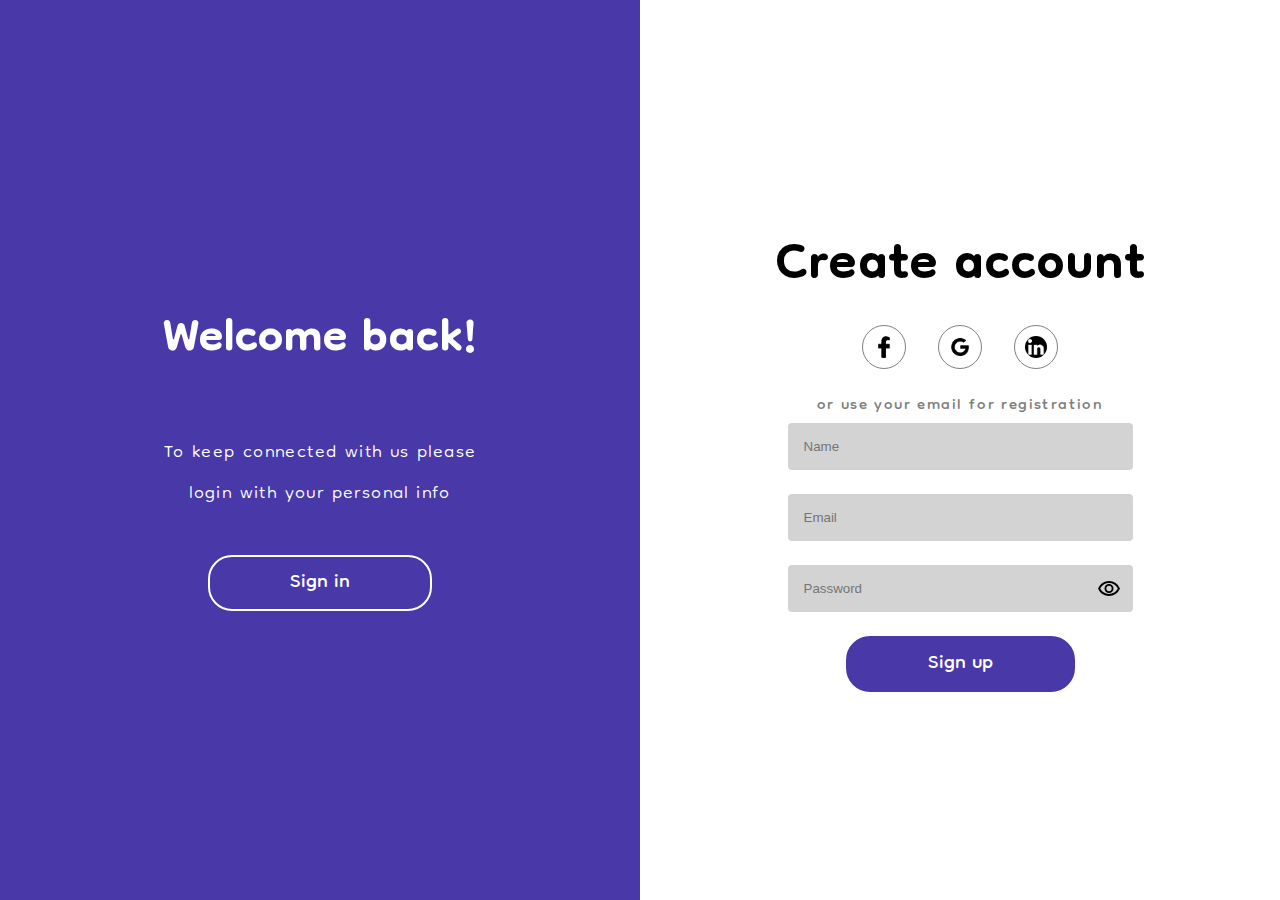
<file: index.html>
<!DOCTYPE html>
<html lang="en">
<head>
    <meta charset="UTF-8">
    <meta name="viewport" content="width=device-width, initial-scale=1.0">
    <title>Reg</title>
    <link rel="preconnect" href="https://fonts.googleapis.com">
    <link rel="preconnect" href="https://fonts.gstatic.com" crossorigin>
    <link href="https://fonts.googleapis.com/css2?family=Dongle&display=swap" rel="stylesheet">
    <link rel="stylesheet" href="reg/sign.css">
</head>
<body>
    <main>
        <section class="movable colored">
            <div class="colored-container">
                <h1 class="colored-header">Welcome back!</h1>
                <h4 class="sentence">To keep connected with us please login with your personal info</h4>
                <button class="change">Sign in</button>
            </div>
        </section>
        <section class="movable form">
            <h1 id="header">Create account</h1>
            <div id="media-list">
                <img class="media" src="../assets/facebook.png" alt="">
                <img class="media" src="../assets/google.png" alt="">
                <img class="media" src="../assets/linkedin.png" alt="">
            </div>
            <p class="minor-text">or use your email for registration</p>
            <form action="">
                <div id="input-wrapper">
                    <div id="password-wrapper">
                        <input type="password" placeholder="Password" id="password"> 
                        <img src="../assets/eye.svg" alt="" class="eye">
                    </div>
                    <input type="text" placeholder="Email" id="email">
                    <input type="text" placeholder="Name" id="name">
                </div>
                <div id="button-wrapper">
                    <button id="main-button">Sign up</button>
                </div>
            </form>
        </section>
    </main>
    <script src="reg/sign.js"></script>
</body>
</html>
</file>
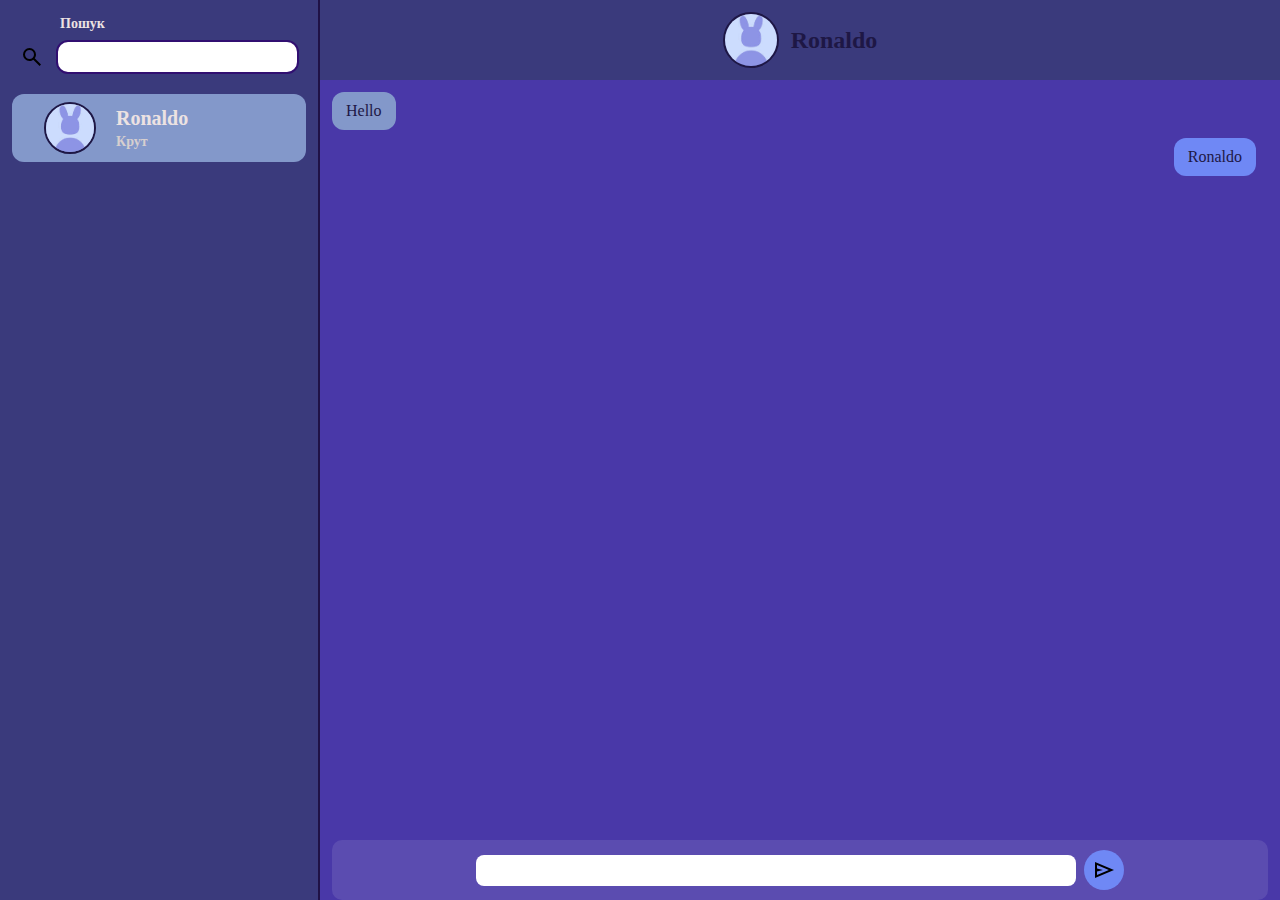
<file: main.html>
<!DOCTYPE html>
<html lang="en">
<head>
    <meta charset="UTF-8">
    <meta name="viewport" content="width=device-width, initial-scale=1.0">
    <title>Messanger</title>
    <link rel="stylesheet" href="main.css">
</head>
<body>
    <div class="full-screen"></div>
    <main>
        <section id="chats">
            <div id="find">
                <h5 class="small-text-find">Пошук</h5>
                <div id="find-input-wrapper">
                    <input type="text" id="find-input">
                    <img src="assets/find-icon.svg" alt="" id="find-img">
                </div> 
            </div>
            <ul id="chat-list">
                <li class="chat-container">
                    <img src="assets/avatar-1.jpg" alt="" class="chat-list-img">
                    <div class="name-massege-wrapper">
                        <h5 class="last-massege">Крут</h4>
                        <h3 class="name">Ronaldo</h3>
                    </div>
                    
                </li>
            </ul>
        </section>
        <section id="message-part">
            <header>
                <img src="assets/avatar-1.jpg" alt="" class="header-img">
                <h1 class="header-name">Ronaldo</h1>
            </header>
            <div id="messages">
                <div class="message left">Hello</div>
                <div class="message right">Ronaldo</div>
            </div>
            <div id="send-wrapper">
                <input type="text" id="send-input">
                <button id="send"></button>
            </div>
        </section>
    </main>
    <script src="main.js"></script>
</body>
</html>
</file>
<file: reg/sign.css>
* {
    padding: 0;
    margin: 0;
    box-sizing: border-box;
}

body {
    font-family: 'Dongle', sans-serif;
    overflow: hidden;
}

main {
    display: flex;
    flex-direction: row;
}

section {
    display: flex;
    align-items: center;
    justify-content: center;
    width: 50vw;
    height: 100vh;
}

button {
    padding: 4px 80px;
    border-radius: 24px;

    font-size: 30px;

    font-family: 'Dongle', sans-serif;

    cursor: pointer;
}

.colored {
    display: flex;
    flex-direction: column;
    align-items: center;
    justify-content: center;
    gap: 40px;
    background-color: #4938a8;
    color: white;
    padding: 0 160px;
    z-index: 1;

    position: relative;
    width: 50vw;
    height: 100vh;

    transition:
        width 800ms ease-in-out,
        left 800ms ease-in-out,
        right 800ms ease-in-out,
        opacity 440ms ease-in;
}

.colored-container {
    display: flex;
    flex-direction: column;
    align-items: center;
    justify-content: center;
    gap: 40px;
}

.colored-header {
    font-size: 72px;
}

.sentence {
    font-size: 28px;
    font-weight: 100;
    text-align: center;
    letter-spacing: 1.4px;
}

.change {
    background-color: #4938a8;
    border: 2px solid white;
    color: white;

    transition-duration: 200ms;
}

.change:hover {
    background-color: white;
    color: #4938a8;

    font-weight: bolder;
}

.change:active {
    box-shadow: 0 0 18px rgba(0,0,0,0.4);
}

.form {
    display: flex;
    flex-direction: column;
    align-items: center;

    padding: 140px 0;

    transition: transform 800ms ease-in-out;
}

#header {
    font-size: 80px;
}

#media-list {
    display: flex;
    gap: 32px;

    margin-bottom: 20px;
}

.media {
    padding: 10px;
    width: 44px;
    height: 44px;

    border: 1px solid gray;
    border-radius: 100%;

    cursor: pointer;

    transition-duration: 200ms;
}

.media:hover {
    transform: scale(1.1);
}

.media:active {
    box-shadow: 0px 0px 10px rgba(0,0,0,0.4);
}

.minor-text {
    font-size: 24px;
    letter-spacing: 1.4px;
    color: gray;
}

form {
    display: flex;
    flex-direction: column;
    gap: 24px;
}

#input-wrapper {
    display: flex;
    flex-direction: column-reverse;
    gap: 24px;
}

input {
    background-color: lightgray;
    border-radius: 4px;
    border: none;

    padding: 16px 152px 16px 16px;
}

#password-wrapper {
    position: relative;
}

.eye {
    position: absolute;
    top: 12px;
    right: 12px;

    cursor: pointer;
}

#button-wrapper {
    display: flex;
    justify-content: center;
    padding: 0 32px;
}

#main-button {
    border: 2px solid #4938a8;
    background-color: #4938a8;
    color: white;

    transition-duration: 200ms;
}

#main-button:hover {
    border: 2px solid #4938a8;
    background-color: white;
    color: #4938a8;

    font-weight: bolder;
}

#main-button:active {
    box-shadow: 0 0 18px rgba(0,0,0,0.4);
}

/*---------------------MAIN-SIDES---------------------*/

.colored.to-right {
    transform: translateX(50vw);
}

.colored.to-left {
    transform: translateX(0);
}

.form.to-right {
    transform: translateX(0);
}

.form.to-left {
    transform: translateX(-50vw);
}

/*---------------------TEXT-ANIMA---------------------*/

.text-to-right {
    animation: text-to-right 800ms ease-in-out forwards;
}

.text-to-left {
    animation: text-to-left 800ms ease-in-out forwards;
}

@keyframes text-to-right {
    0% {
        transform: translateX(0vw);
    }

    35% {
        transform: translateX(-40vw);
    }

    40% {
        opacity: 0;
    }

    50% {
        transform: translateX(55vw);
    }
    
    100% {
        opacity: 1;
        transform: translateX(0vw);
    }
}

@keyframes text-to-left {
    0% {
        transform: translateX(0vw);
    }

    35% {
        transform: translateX(40vw);
    }

    36% {
        opacity: 0;
    }

    50% {
        transform: translateX(-55vw);
    }
    
    100% {
        opacity: 1;
        transform: translateX(0vw);
    }
}

/*-----------------MESSAHE--------------------*/

.movable {
    transition: transform 0.8s ease-in-out;
}
  
.back {
    transform: translateX(0);
}

.to-left-pop {
    transform: translateX(-25vw);
}

.to-right-pop {
    transform: translateX(25vw);
}

.text-pop-up {
    animation: text-pop 800ms ease-in-out forwards;
}

@keyframes text-pop {
    0% {
        opacity: 1;
    }

    10% {
        opacity: 0;
    }

    60% {
        opacity: 0;
    }

    100% {
        opacity: 1;
    }
}

.full-screen {
    animation: full-screen 600ms ease-in-out forwards;
}

@keyframes full-screen {
    0% {

    }
    
    100%{
        width: 100vw;
    }
}

.full-transparent {
    animation: full-transparent 440ms ease-in forwards;
}

@keyframes full-transparent {
    0% {
       opacity: 1; 
    }

    100% {
        opacity: 0;
    }
}
</file>
<file: main.css>
* {
    padding: 0;
    margin: 0;
    box-sizing: border-box;
}

body {
    font-family: Cambria, Cochin, Georgia, Times, 'Times New Roman', serif;
}

main {
    display: flex;
    height: 100dvh;
}

/*-----------------------------------------------------------------------------*/
/*----------------------------------LEFT-SIDE----------------------------------*/
/*-----------------------------------------------------------------------------*/

#chats {
    display: flex;
    flex-direction: column;
    gap: 16px;

    height: 100dvh;
    width: 320px;
    padding: 12px;

    background-color: #3a3a7c;

    border-right: 2px solid rgb(31, 17, 70);
}

#find {
    display: flex;
    flex-direction: column;
    align-items: center;
    gap: 8px;

    padding: 4px;
}

#find-input{
    font-size: 16px;

    padding: 6px 16px;

    border: 2px solid #310f71;
    border-radius: 12px;

    outline: none;
}

#find-img {
    cursor: pointer;
}

#find-input-wrapper {
    display: flex;
    flex-direction: row-reverse;
    align-items: center;
    justify-content: left;
    gap: 12px;
}

.small-text-find{
    font-size: 14px;
    color: rgb(236, 226, 226);
    display: flex;
    align-self: start;
    margin-left: 44px;
}

#chat-list {
    display: flex;
    flex-direction: column;
    gap: 2px;  
}

.chat-container {
    display: flex;
    flex-direction: row;
    align-items: center;
    gap: 20px;

    padding: 8px 32px;
    border-radius: 12px;

    background-color: #8398ca;

    transition-duration: 0.2s;
}

.chat-container:hover {
    background-color: rgba(155, 225, 225, 0.5);
}

.chat-list-img {
    width: 52px;
    height: 52px;
    border-radius: 100%;
    border: 2px solid #1e1745;
}

.name-massege-wrapper {
    display: flex;
    flex-direction: column-reverse;
    justify-items: left;
    gap: 4px;
}

.name {
    font-size: 20px;
    color: rgb(236, 226, 226);
}

.last-massege {
    font-size: 14px;
    color: rgb(214, 207, 207);
}

/*------------------------------------------------------------------------------*/
/*----------------------------------RIGHT-SIDE----------------------------------*/
/*------------------------------------------------------------------------------*/

#message-part {
    display: flex;
    flex-direction: column;
    justify-content: space-between;
    background-color: #4938a8;
    flex-grow: 1;
    box-sizing: border-box;
}

#messages {
    display: flex;
    flex-direction: column;
    gap: 8px;   
    align-items: flex-start;
    flex-grow: 1;
    overflow-y: auto;
    padding: 0 12px 12px 0;
    margin: 12px 12px;

    color: #1e1745;
    font-size: 16px;
}

.message {
    display: flex;
    padding: 10px 14px;
    border-radius: 12px;
    background-color: #8398ca;
    width: fit-content;
    max-width: 80%;
    word-wrap: break-word;

}

.message.right {
    align-self: flex-end;
    background-color: #6f88f5;
}

#send-wrapper {
    display: flex;
    justify-content: center;
    align-items: center;
    gap: 8px;
    padding: 10px;  
    box-sizing: border-box;
    background-color: rgba(255, 255, 255, 0.1);
    border-radius: 10px;
    margin: 0 12px;
}

#send-input {
    flex: 1;
    max-width: 600px;
    padding: 8px 10px;
    border-radius: 8px;
    border: none;
    outline: none;

    color: #1e1745;
    transition-duration: 400ms;
}

#send-input:focus {
    box-shadow: 0 0 4px 1px #1e1745;
}

#send {
    width: 40px;
    height: 40px;
    border-radius: 50%;
    border: none;
    background-color: #6f88f5;
    cursor: pointer;
    background-image: url(assets/send.svg);
    background-repeat: no-repeat;
    background-position: center;

    transition-duration: 400ms;
}

#send:hover {
    box-shadow: 0 0 6px 2px #1e1745;
}

#messages::-webkit-scrollbar {
    width: 10px;
    height: 60px;
}

#messages::-webkit-scrollbar-track {
    background: rgba(255, 255, 255, 0.1);
    border-radius: 10px;
}

#messages::-webkit-scrollbar-thumb {
    background: rgba(255, 255, 255, 0.4);
    border-radius: 10px;
}

#messages::-webkit-scrollbar-thumb:hover {
    background: rgba(255, 255, 255, 0.6);
}

#messages {
    scroll-behavior: smooth;
}

header {
    display: flex;
    justify-content: center;
    align-items: center;
    gap: 12px;
    padding: 12px;

    background-color: #3a3a7c;
}

.header-img {
    width: 56px;
    height: 56px;
    border-radius: 100%;
    border: 2px solid #1e1745;
}

.header-name {
    font-size: 24px;
    color: #1e1745;
}

.full-screen {
    position: fixed;
    top: 0;
    left: 0;
    width: 100vw;
    height: 100vh;
    background-color: #4938a8;
    z-index: 12;

    transition: width 600ms ease-out, transform 600ms ease-out;
}

.full-screen.clear-left {
    width: 0vw;
}

.full-screen.clear-right {
    transform: translateX(100vw);
}

.popup-screen {
    position: fixed;
    top: 0;
    left: 0;
    width: 100vw;
    height: 100vh;
    background-color: #4938a8;
    z-index: 12;

    display: flex;
    align-items: center;
    justify-content: center;
    background-color: rgba(0, 0, 0, 0.3);
}

.popup-container {
    display: flex;
    align-items: center;
    flex-direction: column;
    gap: 20px;

    background-color: #310f71;

    margin: 600px auto;
    padding: 20px 24px;

    border-radius: 12px;
}

.popup-list {
    display: flex;
    flex-direction: row;
    gap: 20px;

    list-style-type: none;
    padding: 0;
}

.popup-items {
    width: 120px;
    height: 120px;

    border: 2px solid gray;
    border-radius: 12px;
    background-color: aliceblue;

    background-position: center;
    background-size: 100%;

    transition-duration: 400ms;

    cursor: pointer;
}

.popup-items:hover {
    transform: scale(1.01);
    box-shadow: 0 0 4px 2px rgba(255, 255, 255, 0.4);
}

.popup-items.choosen {
    border: 4px solid rgb(42, 94, 207);
}

.avatar-button {
    padding: 4px 80px;
    border-radius: 24px;

    font-size: 30px;
    color: white;
    font-family: 'Dongle', sans-serif;

    border: 2px solid #77738e;
    background-color: #77738e;

    transition-duration: 400ms;
}

.active-avatar-btn {
    cursor: pointer;
    border: 2px solid #4938a8;
    background-color: #4938a8;
}

.active-avatar-btn:hover {
    border: 2px solid #4938a8;
    background-color: white;
    color: #4938a8;
}

.active-avatar-btn:active {
    box-shadow: 0 0 18px rgba(0,0,0,0.4);
}

.transparent {
    animation: clear 300ms ease-out;
}

.show {
    animation: shows 300ms ease-out;
}

@keyframes clear {
    0% {
        opacity: 1;
    }

    100% {
        opacity: 0;
    }
}

@keyframes shows {
    0% {
        opacity: 0;
    }

    100% {
        opacity: 1;
    }
}
</file>
